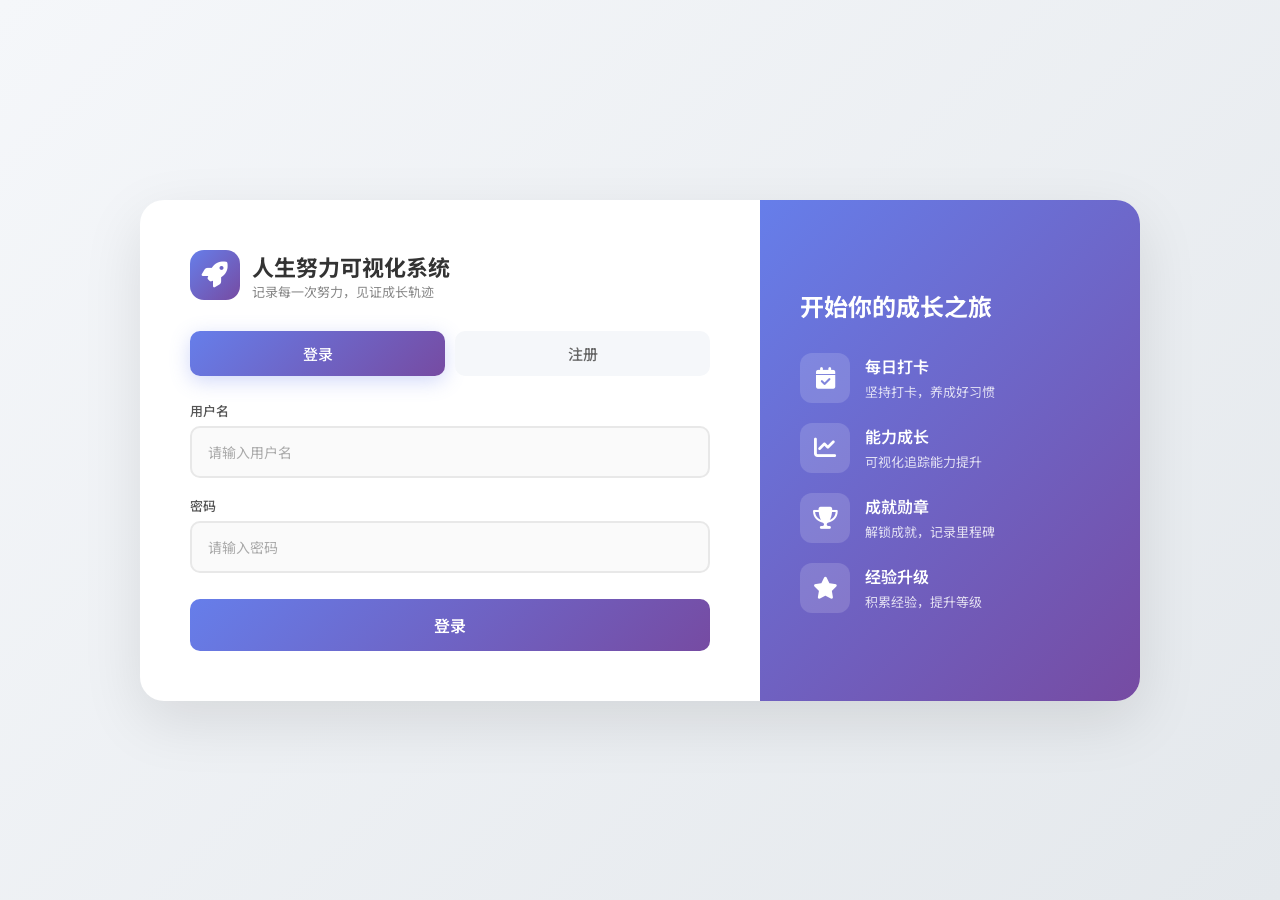
<file: templates/index.html>
<!DOCTYPE html>
<html lang="zh-CN">
<head>
    <meta charset="UTF-8">
    <meta name="viewport" content="width=device-width, initial-scale=1.0">
    <title>人生努力可视化系统</title>
    <link rel="preconnect" href="https://fonts.googleapis.com">
    <link rel="preconnect" href="https://fonts.gstatic.com" crossorigin>
    <link href="https://fonts.googleapis.com/css2?family=Noto+Sans+SC:wght@300;400;500;700&display=swap" rel="stylesheet">
    <link rel="stylesheet" href="https://cdnjs.cloudflare.com/ajax/libs/font-awesome/6.4.0/css/all.min.css">
    <style>
        * {
            margin: 0;
            padding: 0;
            box-sizing: border-box;
        }

        body {
            font-family: 'Noto Sans SC', sans-serif;
            background: linear-gradient(135deg, #f5f7fa 0%, #e4e8ec 100%);
            min-height: 100vh;
            display: flex;
            align-items: center;
            justify-content: center;
            padding: 20px;
        }

        .main-container {
            display: flex;
            gap: 0;
            max-width: 1000px;
            width: 100%;
            background: white;
            border-radius: 24px;
            box-shadow: 0 20px 60px rgba(0, 0, 0, 0.1);
            overflow: hidden;
        }

        .left-panel {
            flex: 1;
            padding: 50px;
            display: flex;
            flex-direction: column;
            justify-content: center;
        }

        .brand {
            display: flex;
            align-items: center;
            gap: 12px;
            margin-bottom: 30px;
        }

        .brand-logo {
            width: 50px;
            height: 50px;
            background: linear-gradient(135deg, #667eea 0%, #764ba2 100%);
            border-radius: 14px;
            display: flex;
            align-items: center;
            justify-content: center;
        }

        .brand-logo i {
            color: white;
            font-size: 26px;
        }

        .brand-text h1 {
            font-size: 22px;
            color: #333;
            font-weight: 700;
        }

        .brand-text p {
            font-size: 13px;
            color: #888;
        }

        .tab-buttons {
            display: flex;
            gap: 10px;
            margin-bottom: 25px;
        }

        .tab-btn {
            flex: 1;
            padding: 12px;
            border: none;
            background: #f5f7fa;
            color: #666;
            border-radius: 10px;
            font-size: 15px;
            cursor: pointer;
            transition: all 0.3s;
            font-family: inherit;
            font-weight: 500;
        }

        .tab-btn.active {
            background: linear-gradient(135deg, #667eea 0%, #764ba2 100%);
            color: white;
            box-shadow: 0 5px 20px rgba(102, 126, 234, 0.3);
        }

        .form-group {
            margin-bottom: 18px;
        }

        .form-group label {
            display: block;
            color: #555;
            margin-bottom: 6px;
            font-size: 13px;
            font-weight: 500;
        }

        .form-group input {
            width: 100%;
            padding: 14px 16px;
            border: 2px solid #e8e8e8;
            border-radius: 10px;
            background: #fafafa;
            color: #333;
            font-size: 14px;
            transition: all 0.3s;
            font-family: inherit;
        }

        .form-group input:focus {
            outline: none;
            border-color: #667eea;
            background: white;
        }

        .form-group input::placeholder {
            color: #aaa;
        }

        .avatar-upload {
            display: flex;
            flex-direction: column;
            align-items: center;
            margin-bottom: 20px;
        }

        .avatar-preview {
            width: 80px;
            height: 80px;
            border-radius: 50%;
            background: #f5f7fa;
            border: 2px dashed #ddd;
            display: flex;
            align-items: center;
            justify-content: center;
            cursor: pointer;
            overflow: hidden;
            transition: all 0.3s;
            margin-bottom: 8px;
        }

        .avatar-preview:hover {
            border-color: #667eea;
            transform: scale(1.05);
        }

        .avatar-preview img {
            width: 100%;
            height: 100%;
            object-fit: cover;
        }

        .avatar-preview i {
            font-size: 28px;
            color: #ccc;
        }

        .avatar-hint {
            color: #aaa;
            font-size: 12px;
        }

        #avatarInput {
            display: none;
        }

        .submit-btn {
            width: 100%;
            padding: 14px;
            border: none;
            background: linear-gradient(135deg, #667eea 0%, #764ba2 100%);
            color: white;
            border-radius: 10px;
            font-size: 16px;
            font-weight: 600;
            cursor: pointer;
            transition: all 0.3s;
            font-family: inherit;
            margin-top: 8px;
        }

        .submit-btn:hover {
            transform: translateY(-2px);
            box-shadow: 0 8px 25px rgba(102, 126, 234, 0.35);
        }

        .form-panel {
            display: none;
        }

        .form-panel.active {
            display: block;
            animation: fadeIn 0.3s ease-out;
        }

        @keyframes fadeIn {
            from { opacity: 0; }
            to { opacity: 1; }
        }

        .right-panel {
            width: 380px;
            background: linear-gradient(135deg, #667eea 0%, #764ba2 100%);
            padding: 50px 40px;
            display: flex;
            flex-direction: column;
            justify-content: center;
            color: white;
        }

        .feature-title {
            font-size: 24px;
            font-weight: 700;
            margin-bottom: 30px;
        }

        .features {
            display: flex;
            flex-direction: column;
            gap: 20px;
        }

        .feature {
            display: flex;
            align-items: center;
            gap: 15px;
        }

        .feature-icon {
            width: 50px;
            height: 50px;
            background: rgba(255, 255, 255, 0.15);
            border-radius: 12px;
            display: flex;
            align-items: center;
            justify-content: center;
            font-size: 22px;
        }

        .feature-text h3 {
            font-size: 16px;
            font-weight: 600;
            margin-bottom: 4px;
        }

        .feature-text p {
            font-size: 13px;
            opacity: 0.8;
        }

        .toast {
            position: fixed;
            top: 20px;
            right: 20px;
            padding: 14px 22px;
            border-radius: 10px;
            color: white;
            font-size: 14px;
            z-index: 9999;
            animation: slideIn 0.3s ease-out;
            box-shadow: 0 4px 15px rgba(0, 0, 0, 0.15);
        }

        .toast.error {
            background: #ff5252;
        }

        .toast.success {
            background: #4CAF50;
        }

        @keyframes slideIn {
            from {
                opacity: 0;
                transform: translateX(100px);
            }
            to {
                opacity: 1;
                transform: translateX(0);
            }
        }

        @media (max-width: 800px) {
            .main-container {
                flex-direction: column;
            }

            .right-panel {
                width: 100%;
                padding: 40px 30px;
            }

            .left-panel {
                padding: 40px 30px;
            }
        }
    </style>
</head>
<body>
    <div class="main-container">
        <div class="left-panel">
            <div class="brand">
                <div class="brand-logo">
                    <i class="fas fa-rocket"></i>
                </div>
                <div class="brand-text">
                    <h1>人生努力可视化系统</h1>
                    <p>记录每一次努力，见证成长轨迹</p>
                </div>
            </div>

            <div class="tab-buttons">
                <button class="tab-btn active" onclick="switchTab('login')">登录</button>
                <button class="tab-btn" onclick="switchTab('register')">注册</button>
            </div>

            <div id="loginPanel" class="form-panel active">
                <form id="loginForm">
                    <div class="form-group">
                        <label>用户名</label>
                        <input type="text" id="loginUsername" placeholder="请输入用户名" required>
                    </div>
                    <div class="form-group">
                        <label>密码</label>
                        <input type="password" id="loginPassword" placeholder="请输入密码" required>
                    </div>
                    <button type="submit" class="submit-btn">登录</button>
                </form>
            </div>

            <div id="registerPanel" class="form-panel">
                <form id="registerForm">
                    <div class="avatar-upload">
                        <div class="avatar-preview" onclick="document.getElementById('avatarInput').click()">
                            <i class="fas fa-camera" id="avatarIcon"></i>
                            <img id="avatarPreviewImg" style="display: none;">
                        </div>
                        <span class="avatar-hint">点击上传头像（可选）</span>
                        <input type="file" id="avatarInput" accept="image/*" onchange="previewAvatar(this)">
                    </div>
                    <div class="form-group">
                        <label>用户名</label>
                        <input type="text" id="regUsername" placeholder="请输入用户名" required>
                    </div>
                    <div class="form-group">
                        <label>昵称</label>
                        <input type="text" id="regNickname" placeholder="你的昵称（可选）">
                    </div>
                    <div class="form-group">
                        <label>密码</label>
                        <input type="password" id="regPassword" placeholder="请输入密码（至少6位）" required>
                    </div>
                    <div class="form-group">
                        <label>确认密码</label>
                        <input type="password" id="regConfirmPassword" placeholder="请再次输入密码" required>
                    </div>
                    <button type="submit" class="submit-btn">注册</button>
                </form>
            </div>
        </div>

        <div class="right-panel">
            <h2 class="feature-title">开始你的成长之旅</h2>
            <div class="features">
                <div class="feature">
                    <div class="feature-icon">
                        <i class="fas fa-calendar-check"></i>
                    </div>
                    <div class="feature-text">
                        <h3>每日打卡</h3>
                        <p>坚持打卡，养成好习惯</p>
                    </div>
                </div>
                <div class="feature">
                    <div class="feature-icon">
                        <i class="fas fa-chart-line"></i>
                    </div>
                    <div class="feature-text">
                        <h3>能力成长</h3>
                        <p>可视化追踪能力提升</p>
                    </div>
                </div>
                <div class="feature">
                    <div class="feature-icon">
                        <i class="fas fa-trophy"></i>
                    </div>
                    <div class="feature-text">
                        <h3>成就勋章</h3>
                        <p>解锁成就，记录里程碑</p>
                    </div>
                </div>
                <div class="feature">
                    <div class="feature-icon">
                        <i class="fas fa-star"></i>
                    </div>
                    <div class="feature-text">
                        <h3>经验升级</h3>
                        <p>积累经验，提升等级</p>
                    </div>
                </div>
            </div>
        </div>
    </div>

    <script>
        function switchTab(tab) {
            document.querySelectorAll('.tab-btn').forEach(btn => btn.classList.remove('active'));
            document.querySelectorAll('.form-panel').forEach(panel => panel.classList.remove('active'));

            if (tab === 'login') {
                document.querySelectorAll('.tab-btn')[0].classList.add('active');
                document.getElementById('loginPanel').classList.add('active');
            } else {
                document.querySelectorAll('.tab-btn')[1].classList.add('active');
                document.getElementById('registerPanel').classList.add('active');
            }
        }

        function previewAvatar(input) {
            if (input.files && input.files[0]) {
                const reader = new FileReader();
                reader.onload = function(e) {
                    const img = document.getElementById('avatarPreviewImg');
                    img.src = e.target.result;
                    img.style.display = 'block';
                    document.getElementById('avatarIcon').style.display = 'none';
                }
                reader.readAsDataURL(input.files[0]);
            }
        }

        function showToast(message, type) {
            const toast = document.createElement('div');
            toast.className = 'toast ' + type;
            toast.textContent = message;
            document.body.appendChild(toast);
            setTimeout(() => toast.remove(), 3000);
        }

        document.getElementById('loginForm').addEventListener('submit', async (e) => {
            e.preventDefault();
            const username = document.getElementById('loginUsername').value;
            const password = document.getElementById('loginPassword').value;

            try {
                const res = await fetch('/api/auth/login', {
                    method: 'POST',
                    headers: { 'Content-Type': 'application/json' },
                    body: JSON.stringify({ username, password })
                });
                const data = await res.json();

                if (data.success) {
                    showToast('登录成功！', 'success');
                    setTimeout(() => window.location.href = '/dashboard', 500);
                } else {
                    showToast(data.message || data.error || '登录失败', 'error');
                }
            } catch (err) {
                showToast('网络错误，请重试', 'error');
            }
        });

        document.getElementById('registerForm').addEventListener('submit', async (e) => {
            e.preventDefault();
            const username = document.getElementById('regUsername').value;
            const nickname = document.getElementById('regNickname').value;
            const password = document.getElementById('regPassword').value;
            const confirmPassword = document.getElementById('regConfirmPassword').value;

            if (password !== confirmPassword) {
                showToast('两次密码输入不一致', 'error');
                return;
            }

            const formData = new FormData();
            formData.append('username', username);
            formData.append('password', password);
            if (nickname) formData.append('nickname', nickname);

            const avatarInput = document.getElementById('avatarInput');
            if (avatarInput.files[0]) {
                formData.append('avatar', avatarInput.files[0]);
            }

            try {
                const res = await fetch('/api/auth/register', {
                    method: 'POST',
                    body: formData
                });
                const data = await res.json();

                if (data.success) {
                    showToast('注册成功！', 'success');
                    setTimeout(() => window.location.href = '/dashboard', 800);
                } else {
                    showToast(data.message || data.error || '注册失败', 'error');
                }
            } catch (err) {
                showToast('网络错误，请重试', 'error');
            }
        });
    </script>
</body>
</html>
</file>
